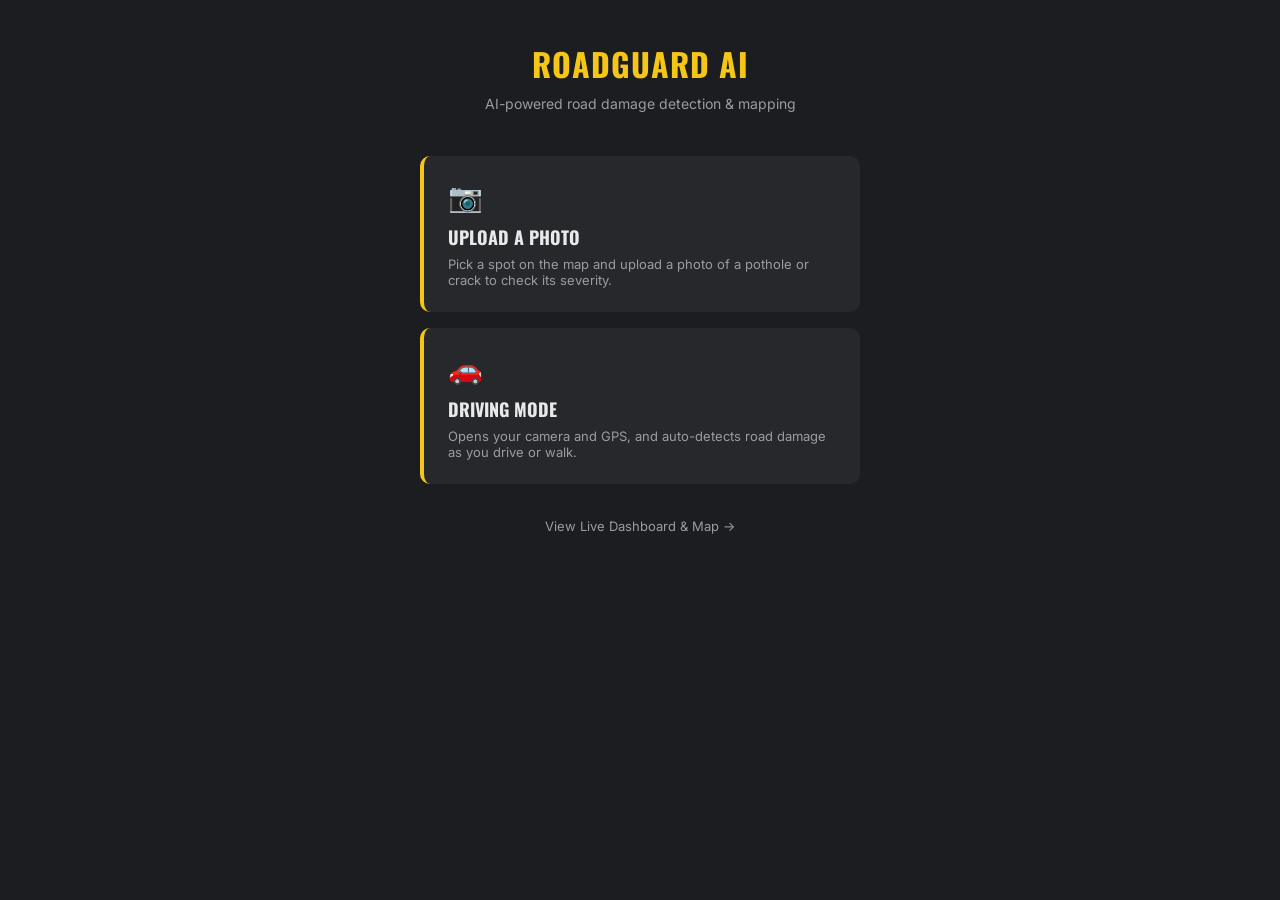
<file: static/index.html>
<!DOCTYPE html>
<html lang="en">
<head>
<meta charset="UTF-8" />
<meta name="viewport" content="width=device-width, initial-scale=1.0" />
<title>RoadGuard AI</title>
<link href="https://fonts.googleapis.com/css2?family=Oswald:wght@500;700&family=Inter:wght@400;500;600&display=swap" rel="stylesheet">
<link rel="stylesheet" href="index.css" />
</head>
<body>

<header>
  <h1>RoadGuard AI</h1>
  <p>AI-powered road damage detection & mapping</p>
</header>

<div id="cards">
  <a class="card" href="upload.html">
    <div class="icon">📷</div>
    <h2>Upload a Photo</h2>
    <p>Pick a spot on the map and upload a photo of a pothole or crack to check its severity.</p>
  </a>

  <a class="card" href="capture.html">
    <div class="icon">🚗</div>
    <h2>Driving Mode</h2>
    <p>Opens your camera and GPS, and auto-detects road damage as you drive or walk.</p>
  </a>
</div>

<a id="dashboard-link" href="dashboard.html">View Live Dashboard & Map →</a>

</body>
</html>
</file>
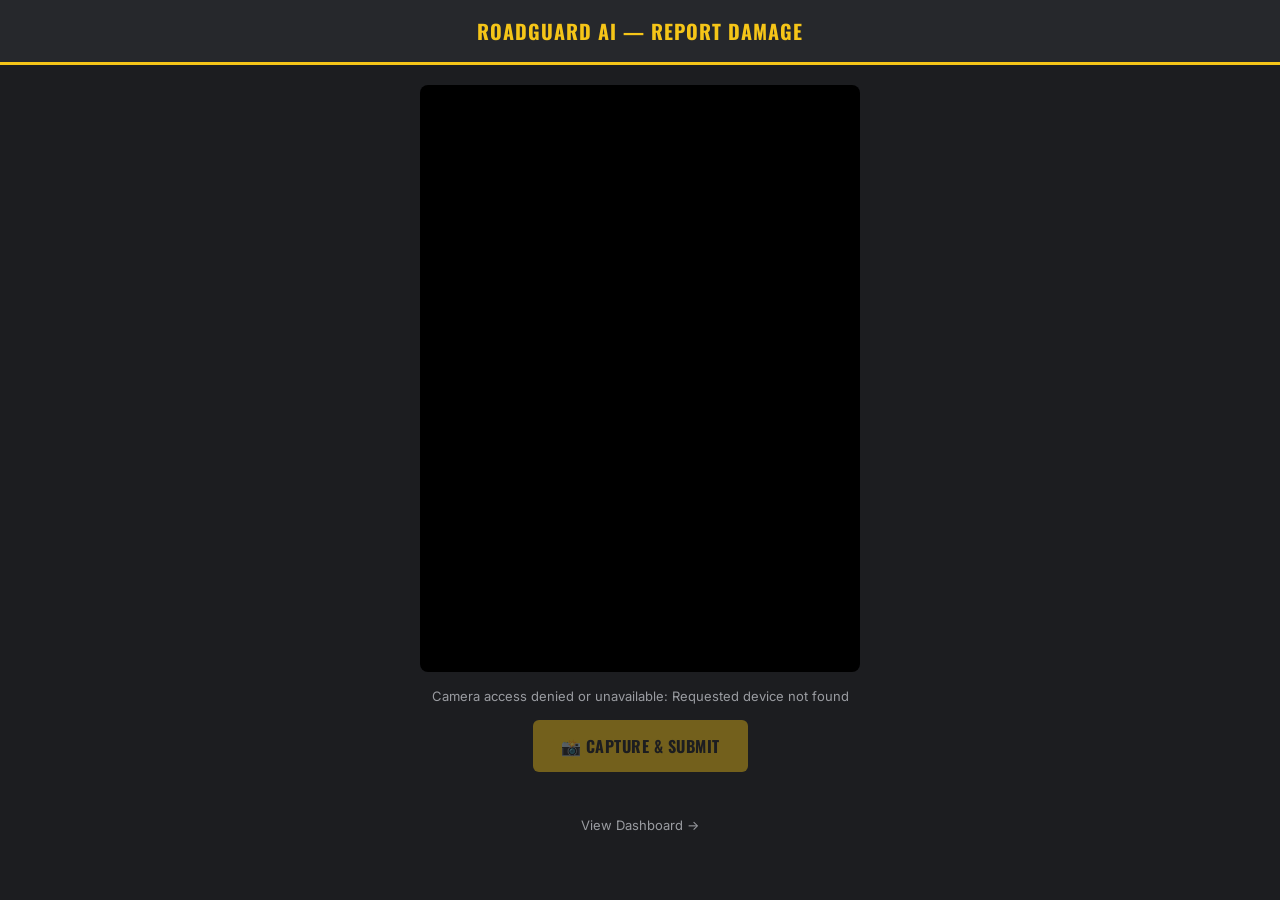
<file: static/capture.html>
<!DOCTYPE html>
<html lang="en">
<head>
<meta charset="UTF-8" />
<meta name="viewport" content="width=device-width, initial-scale=1.0" />
<title>RoadGuard AI — Capture</title>
<link href="https://fonts.googleapis.com/css2?family=Oswald:wght@500;700&family=Inter:wght@400;500;600&display=swap" rel="stylesheet">
<link rel="stylesheet" href="capture.css" />
</head>
<body>

<header>
  <h1>RoadGuard AI — Report Damage</h1>
</header>

<main>
  <div id="camera-wrap">
    <video id="video" autoplay playsinline></video>
    <canvas id="canvas" style="display:none;"></canvas>
  </div>

  <div id="status">Starting camera…</div>

  <div id="controls">
    <button id="captureBtn" disabled>📸 Capture & Submit</button>
  </div>

  <div id="result"></div>

  <div id="nav">
    <a href="dashboard.html">View Dashboard →</a>
  </div>
</main>

<script src="capture.js"></script>
</body>
</html>
</file>
<file: static/index.css>
:root {
  --bg: #1C1D20;
  --panel: #26282C;
  --hazard: #F5C518;
  --text: #E9E9EA;
  --text-dim: #9A9CA1;
}
* { box-sizing: border-box; margin: 0; padding: 0; }
body {
  background: var(--bg);
  color: var(--text);
  font-family: 'Inter', sans-serif;
  min-height: 100vh;
  display: flex;
  flex-direction: column;
  align-items: center;
}
header {
  width: 100%;
  padding: 40px 20px 20px;
  text-align: center;
}
header h1 {
  font-family: 'Oswald', sans-serif;
  font-weight: 700;
  letter-spacing: 1px;
  font-size: 32px;
  color: var(--hazard);
  text-transform: uppercase;
}
header p {
  color: var(--text-dim);
  margin-top: 8px;
  font-size: 14px;
}
#cards {
  width: 100%;
  max-width: 480px;
  padding: 24px 20px;
  display: flex;
  flex-direction: column;
  gap: 16px;
}
.card {
  background: var(--panel);
  border-radius: 10px;
  padding: 24px;
  text-decoration: none;
  color: var(--text);
  border-left: 4px solid var(--hazard);
  transition: transform 0.15s;
  display: block;
}
.card:hover { transform: translateY(-2px); }
.card .icon { font-size: 28px; }
.card h2 {
  font-family: 'Oswald', sans-serif;
  font-size: 18px;
  text-transform: uppercase;
  margin: 10px 0 6px;
}
.card p {
  font-size: 13px;
  color: var(--text-dim);
}
#dashboard-link {
  margin-top: 10px;
  color: var(--text-dim);
  font-size: 13px;
  text-decoration: none;
}
#dashboard-link:hover { color: var(--hazard); }
</file>
<file: static/capture.css>
:root {
  --bg: #1C1D20;
  --panel: #26282C;
  --hazard: #F5C518;
  --severe: #E4572E;
  --moderate: #F2A93B;
  --minor: #8FB05B;
  --text: #E9E9EA;
  --text-dim: #9A9CA1;
}
* { box-sizing: border-box; margin: 0; padding: 0; }
body {
  background: var(--bg);
  color: var(--text);
  font-family: 'Inter', sans-serif;
  min-height: 100vh;
  display: flex;
  flex-direction: column;
  align-items: center;
}
header {
  width: 100%;
  background: var(--panel);
  padding: 16px 24px;
  border-bottom: 3px solid var(--hazard);
  text-align: center;
}
header h1 {
  font-family: 'Oswald', sans-serif;
  font-weight: 700;
  letter-spacing: 1px;
  font-size: 20px;
  color: var(--hazard);
  text-transform: uppercase;
}
main {
  width: 100%;
  max-width: 480px;
  padding: 20px;
  display: flex;
  flex-direction: column;
  align-items: center;
  gap: 16px;
}
#camera-wrap {
  width: 100%;
  aspect-ratio: 3/4;
  background: #000;
  border-radius: 8px;
  overflow: hidden;
}
#video {
  width: 100%;
  height: 100%;
  object-fit: cover;
}
#status {
  font-size: 13px;
  color: var(--text-dim);
  text-align: center;
}
#controls button {
  background: var(--hazard);
  color: #1C1D20;
  border: none;
  font-family: 'Oswald', sans-serif;
  font-weight: 700;
  text-transform: uppercase;
  letter-spacing: 0.5px;
  font-size: 16px;
  padding: 14px 28px;
  border-radius: 6px;
  cursor: pointer;
}
#controls button:disabled {
  opacity: 0.4;
  cursor: not-allowed;
}
#result {
  width: 100%;
}
.result-card {
  background: var(--panel);
  border-radius: 8px;
  padding: 16px;
  border-left: 4px solid var(--minor);
}
.result-card.Severe { border-left-color: var(--severe); }
.result-card.Moderate { border-left-color: var(--moderate); }
.result-card.Minor { border-left-color: var(--minor); }
.result-card .type {
  font-weight: 600;
  font-size: 15px;
}
.result-card .meta {
  font-size: 13px;
  color: var(--text-dim);
  margin-top: 6px;
}
#nav {
  margin-top: 10px;
}
#nav a {
  color: var(--text-dim);
  font-size: 13px;
  text-decoration: none;
}
#nav a:hover { color: var(--hazard); }
</file>
